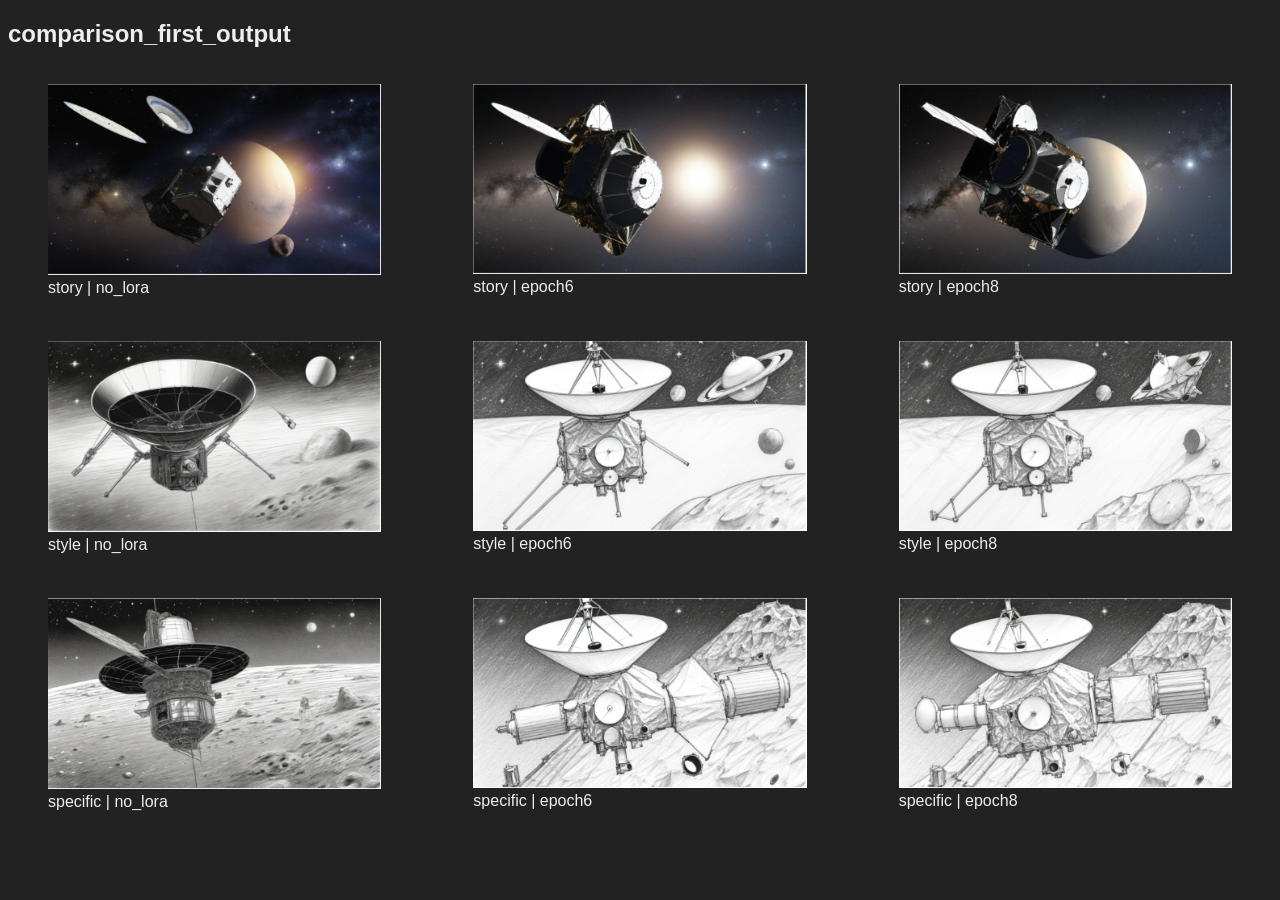
<file: gallery/index.html>
<!doctype html><meta charset=utf-8><title>Gallery</title><style>body{font-family:sans-serif;background:#222;color:#eee}.g{display:grid;grid-template-columns:repeat(3,1fr);gap:12px}img{width:100%}</style><h2>comparison_first_output</h2><div class=g><figure><img src="story_no_lora.png"><figcaption>story | no_lora</figcaption></figure><figure><img src="story_epoch6.png"><figcaption>story | epoch6</figcaption></figure><figure><img src="story_epoch8.png"><figcaption>story | epoch8</figcaption></figure><figure><img src="style_no_lora.png"><figcaption>style | no_lora</figcaption></figure><figure><img src="style_epoch6.png"><figcaption>style | epoch6</figcaption></figure><figure><img src="style_epoch8.png"><figcaption>style | epoch8</figcaption></figure><figure><img src="specific_no_lora.png"><figcaption>specific | no_lora</figcaption></figure><figure><img src="specific_epoch6.png"><figcaption>specific | epoch6</figcaption></figure><figure><img src="specific_epoch8.png"><figcaption>specific | epoch8</figcaption></figure></div>
</file>
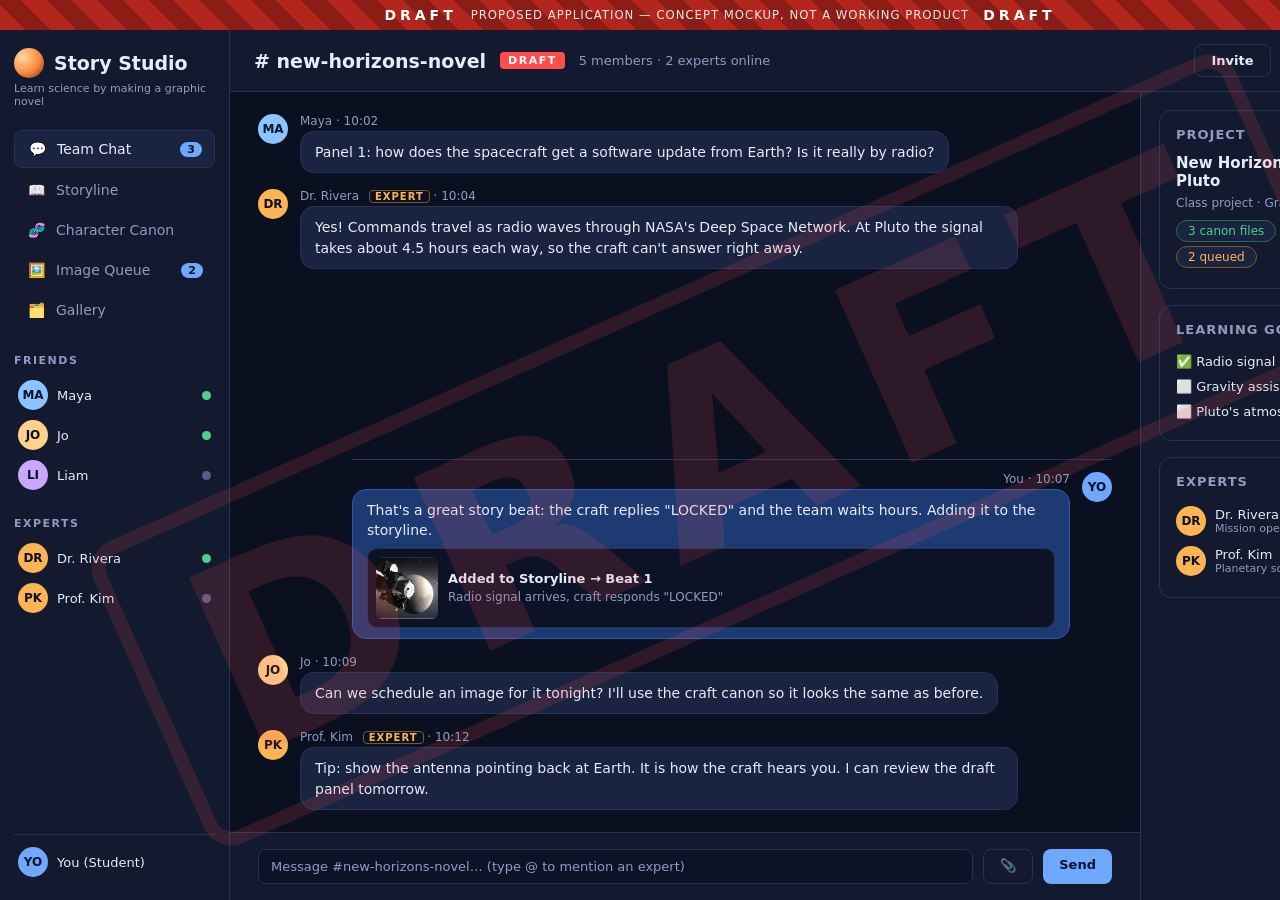
<file: mockups/01_chat.html>
<!doctype html>
<html><head><meta charset="utf-8"><title>DRAFT – Chat</title><link rel="stylesheet" href="style.css">
<style>
.chat { flex: 1; display: flex; flex-direction: column; min-width: 0; }
.msgs { flex: 1; padding: 22px 28px; overflow: hidden; display: flex; flex-direction: column; gap: 16px; }
.m { display: flex; gap: 12px; max-width: 760px; }
.m.me { align-self: flex-end; flex-direction: row-reverse; }
.bub { background: var(--panel2); border: 1px solid var(--line); border-radius: 14px; padding: 10px 14px; font-size: 14px; line-height: 1.45; }
.m.me .bub { background: #1d3a73; border-color: #2c5bb0; }
.nm { font-size: 12px; color: var(--muted); margin-bottom: 3px; }
.share { margin-top: 8px; display: flex; gap: 10px; background: #0d1327; border: 1px solid var(--line); border-radius: 10px; padding: 8px; align-items: center; }
.share img { width: 62px; height: 62px; object-fit: cover; border-radius: 6px; }
.share div { font-size: 12px; color: var(--muted); }
.share b { color: var(--text); display: block; font-size: 13px; }
.composer { padding: 16px 28px; border-top: 1px solid var(--line); display: flex; gap: 10px; background: var(--panel); }
.composer .input { flex: 1; }
.rail { width: 300px; border-left: 1px solid var(--line); padding: 18px; background: var(--panel); display: flex; flex-direction: column; gap: 16px; }
.mem { display: flex; align-items: center; gap: 9px; font-size: 13px; padding: 5px 0; }
.mem small { color: var(--muted); display: block; font-size: 11px; }
</style></head>
<body>
<div class="draft-banner">DRAFT <small>PROPOSED APPLICATION &mdash; CONCEPT MOCKUP, NOT A WORKING PRODUCT</small> DRAFT</div>
<div class="watermark"><span>DRAFT</span></div>
<div class="app">
  <aside class="side">
    <div class="logo"><i></i>Story Studio</div>
    <div class="tagline">Learn science by making a graphic novel</div>
    <nav class="nav">
      <a class="on"><b>💬</b>Team Chat<span class="badge">3</span></a>
      <a><b>📖</b>Storyline</a>
      <a><b>🧬</b>Character Canon</a>
      <a><b>🖼️</b>Image Queue<span class="badge">2</span></a>
      <a><b>🗂️</b>Gallery</a>
    </nav>
    <h4>FRIENDS</h4>
    <div class="who"><span class="av" style="background:#8bc4ff">MA</span>Maya<span class="dot" style="margin-left:auto"></span></div>
    <div class="who"><span class="av" style="background:#ffd28b">JO</span>Jo<span class="dot" style="margin-left:auto"></span></div>
    <div class="who"><span class="av" style="background:#c9a7ff">LI</span>Liam<span class="dot off" style="margin-left:auto"></span></div>
    <h4>EXPERTS</h4>
    <div class="who"><span class="av" style="background:#ffb454">DR</span>Dr. Rivera<span class="dot" style="margin-left:auto"></span></div>
    <div class="who"><span class="av" style="background:#ffb454">PK</span>Prof. Kim<span class="dot off" style="margin-left:auto"></span></div>
    <div class="who me"><span class="av" style="background:#6ea8ff">YO</span>You (Student)</div>
  </aside>

  <section class="main">
    <div class="top">
      <h1># new-horizons-novel</h1><span class="draft-tag">DRAFT</span>
      <span class="sub">5 members &middot; 2 experts online</span>
      <div class="right"><span class="btn ghost">Invite</span><span class="btn ghost">Ask an expert</span></div>
    </div>
    <div class="content">
      <div class="chat">
        <div class="msgs">
          <div class="m"><span class="av" style="background:#8bc4ff">MA</span><div><div class="nm">Maya &middot; 10:02</div><div class="bub">Panel 1: how does the spacecraft get a software update from Earth? Is it really by radio?</div></div></div>
          <div class="m"><span class="av" style="background:#ffb454">DR</span><div><div class="nm">Dr. Rivera <span class="expert">EXPERT</span> &middot; 10:04</div><div class="bub">Yes! Commands travel as radio waves through NASA's Deep Space Network. At Pluto the signal takes about 4.5 hours each way, so the craft can't answer right away.</div></div></div>
          <div class="m me"><span class="av" style="background:#6ea8ff">YO</span><div><div class="nm" style="text-align:right">You &middot; 10:07</div><div class="bub">That's a great story beat: the craft replies "LOCKED" and the team waits hours. Adding it to the storyline.
            <div class="share"><img src="../gallery/story_epoch8.png"><div><b>Added to Storyline &rarr; Beat 1</b>Radio signal arrives, craft responds "LOCKED"</div></div></div></div></div>
          <div class="m"><span class="av" style="background:#ffd28b">JO</span><div><div class="nm">Jo &middot; 10:09</div><div class="bub">Can we schedule an image for it tonight? I'll use the craft canon so it looks the same as before.</div></div></div>
          <div class="m"><span class="av" style="background:#ffb454">PK</span><div><div class="nm">Prof. Kim <span class="expert">EXPERT</span> &middot; 10:12</div><div class="bub">Tip: show the antenna pointing back at Earth. It is how the craft hears you. I can review the draft panel tomorrow.</div></div></div>
        </div>
        <div class="composer"><span class="input" style="flex:1;color:var(--muted)">Message #new-horizons-novel&hellip;  (type @ to mention an expert)</span><span class="btn ghost">📎</span><span class="btn">Send</span></div>
      </div>
      <aside class="rail">
        <div class="card"><h3>Project</h3>
          <div style="font-size:15px;font-weight:700">New Horizons: Mission to Pluto</div>
          <div style="color:var(--muted);font-size:12px;margin:6px 0 10px">Class project &middot; Grade 8 Science</div>
          <span class="chip ok">3 canon files</span><span class="chip blue">6 beats</span><span class="chip warn">2 queued</span></div>
        <div class="card"><h3>Learning goals</h3>
          <div class="mem">✅ Radio signal delay</div>
          <div class="mem">⬜ Gravity assists</div>
          <div class="mem">⬜ Pluto's atmosphere</div></div>
        <div class="card"><h3>Experts</h3>
          <div class="mem"><span class="av" style="background:#ffb454">DR</span><div>Dr. Rivera<small>Mission operations</small></div></div>
          <div class="mem"><span class="av" style="background:#ffb454">PK</span><div>Prof. Kim<small>Planetary science</small></div></div></div>
      </aside>
    </div>
  </section>
</div>
</body></html>
</file>
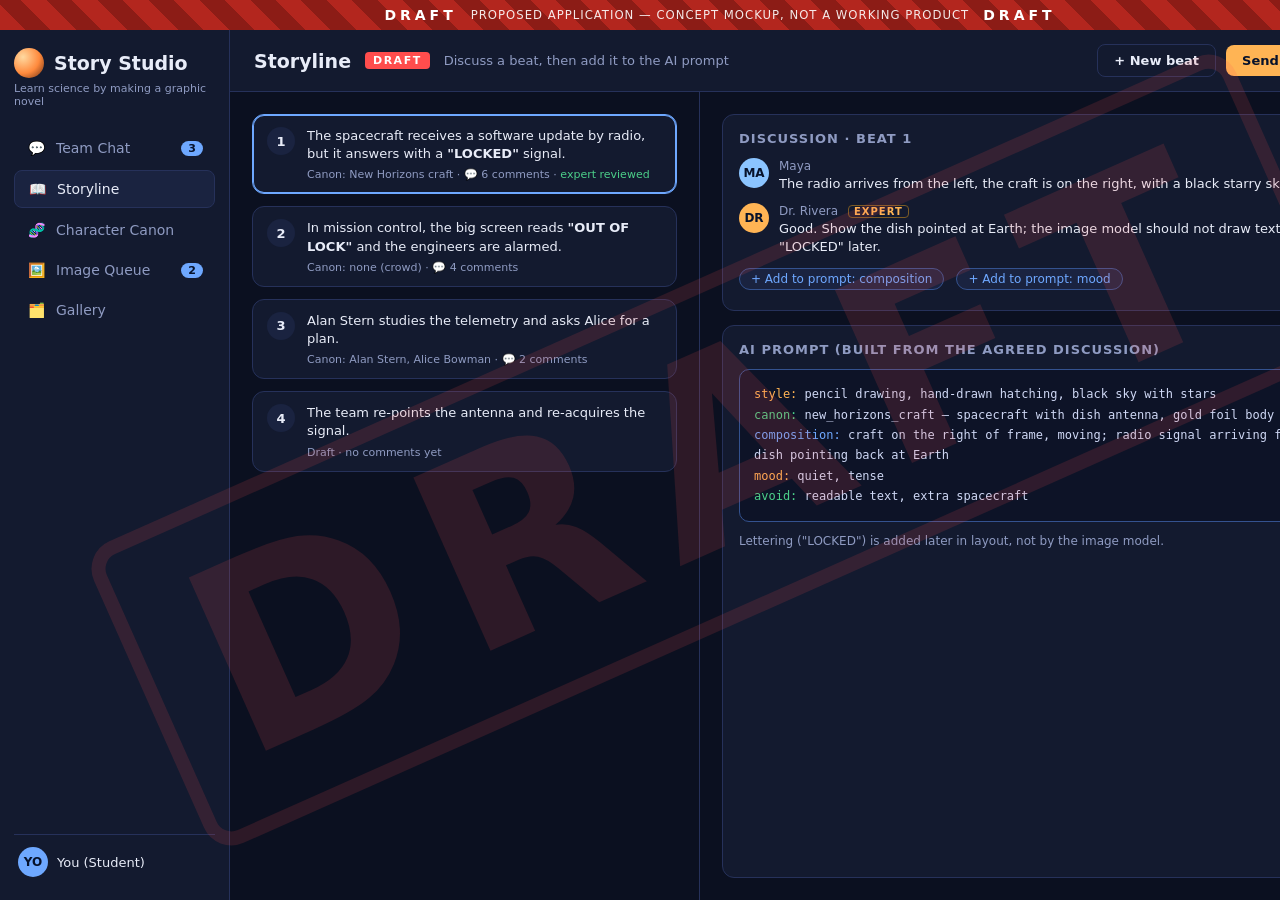
<file: mockups/02_storyline.html>
<!doctype html>
<html><head><meta charset="utf-8"><title>DRAFT – Storyline</title><link rel="stylesheet" href="style.css">
<style>
.col { padding: 22px; overflow: hidden; }
.beats { width: 470px; border-right: 1px solid var(--line); display: flex; flex-direction: column; gap: 12px; }
.beat { background: var(--panel); border: 1px solid var(--line); border-radius: 12px; padding: 12px 14px; display: flex; gap: 12px; }
.beat.on { border-color: var(--accent); box-shadow: 0 0 0 1px var(--accent) inset; }
.beat .n { width: 28px; height: 28px; border-radius: 50%; background: var(--panel2); display: flex; align-items: center; justify-content: center; font-weight: 800; font-size: 13px; flex: none; }
.beat p { font-size: 13px; line-height: 1.4; }
.beat small { color: var(--muted); font-size: 11px; display: block; margin-top: 5px; }
.disc { flex: 1; display: flex; flex-direction: column; gap: 14px; min-width: 0; }
.cm { display: flex; gap: 10px; font-size: 13px; line-height: 1.4; }
.cm b { display: block; font-size: 12px; color: var(--muted); font-weight: 500; }
.prompt { background: #0d1327; border: 1px solid #34528f; border-radius: 10px; padding: 14px; font-family: "DejaVu Sans Mono", monospace; font-size: 12px; line-height: 1.7; color: #cfd8f5; }
.prompt .t1 { color: var(--accent2); } .prompt .t2 { color: var(--ok); } .prompt .t3 { color: var(--accent); }
.vote { margin-left: auto; font-size: 12px; color: var(--muted); }
</style></head>
<body>
<div class="draft-banner">DRAFT <small>PROPOSED APPLICATION &mdash; CONCEPT MOCKUP, NOT A WORKING PRODUCT</small> DRAFT</div>
<div class="watermark"><span>DRAFT</span></div>
<div class="app">
  <aside class="side">
    <div class="logo"><i></i>Story Studio</div>
    <div class="tagline">Learn science by making a graphic novel</div>
    <nav class="nav">
      <a><b>💬</b>Team Chat<span class="badge">3</span></a>
      <a class="on"><b>📖</b>Storyline</a>
      <a><b>🧬</b>Character Canon</a>
      <a><b>🖼️</b>Image Queue<span class="badge">2</span></a>
      <a><b>🗂️</b>Gallery</a>
    </nav>
    <div class="who me"><span class="av" style="background:#6ea8ff">YO</span>You (Student)</div>
  </aside>
  <section class="main">
    <div class="top"><h1>Storyline</h1><span class="draft-tag">DRAFT</span><span class="sub">Discuss a beat, then add it to the AI prompt</span>
      <div class="right"><span class="btn ghost">+ New beat</span><span class="btn amber">Send to Image Queue</span></div></div>
    <div class="content">
      <div class="col beats">
        <div class="beat on"><span class="n">1</span><div><p>The spacecraft receives a software update by radio, but it answers with a <b>"LOCKED"</b> signal.</p><small>Canon: New Horizons craft &middot; 💬 6 comments &middot; <span style="color:var(--ok)">expert reviewed</span></small></div></div>
        <div class="beat"><span class="n">2</span><div><p>In mission control, the big screen reads <b>"OUT OF LOCK"</b> and the engineers are alarmed.</p><small>Canon: none (crowd) &middot; 💬 4 comments</small></div></div>
        <div class="beat"><span class="n">3</span><div><p>Alan Stern studies the telemetry and asks Alice for a plan.</p><small>Canon: Alan Stern, Alice Bowman &middot; 💬 2 comments</small></div></div>
        <div class="beat"><span class="n">4</span><div><p>The team re-points the antenna and re-acquires the signal.</p><small>Draft &middot; no comments yet</small></div></div>
      </div>
      <div class="col disc">
        <div class="card"><h3>Discussion &middot; Beat 1</h3>
          <div class="cm"><span class="av" style="background:#8bc4ff">MA</span><div><b>Maya</b>The radio arrives from the left, the craft is on the right, with a black starry sky.</div><span class="vote">👍 3</span></div>
          <div class="cm" style="margin-top:10px"><span class="av" style="background:#ffb454">DR</span><div><b>Dr. Rivera <span class="expert">EXPERT</span></b>Good. Show the dish pointed at Earth; the image model should not draw text, so we add "LOCKED" later.</div><span class="vote">👍 5</span></div>
          <div style="margin-top:12px;display:flex;gap:8px"><span class="chip blue">+ Add to prompt: composition</span><span class="chip blue">+ Add to prompt: mood</span></div></div>
        <div class="card" style="flex:1"><h3>AI prompt (built from the agreed discussion)</h3>
          <div class="prompt"><span class="t1">style:</span> pencil drawing, hand-drawn hatching, black sky with stars<br>
            <span class="t2">canon:</span> new_horizons_craft &mdash; spacecraft with dish antenna, gold foil body<br>
            <span class="t3">composition:</span> craft on the right of frame, moving; radio signal arriving from the left; dish pointing back at Earth<br>
            <span class="t1">mood:</span> quiet, tense<br>
            <span class="t2">avoid:</span> readable text, extra spacecraft</div>
          <div style="margin-top:12px;color:var(--muted);font-size:12px">Lettering ("LOCKED") is added later in layout, not by the image model.</div></div>
      </div>
    </div>
  </section>
</div>
</body></html>
</file>
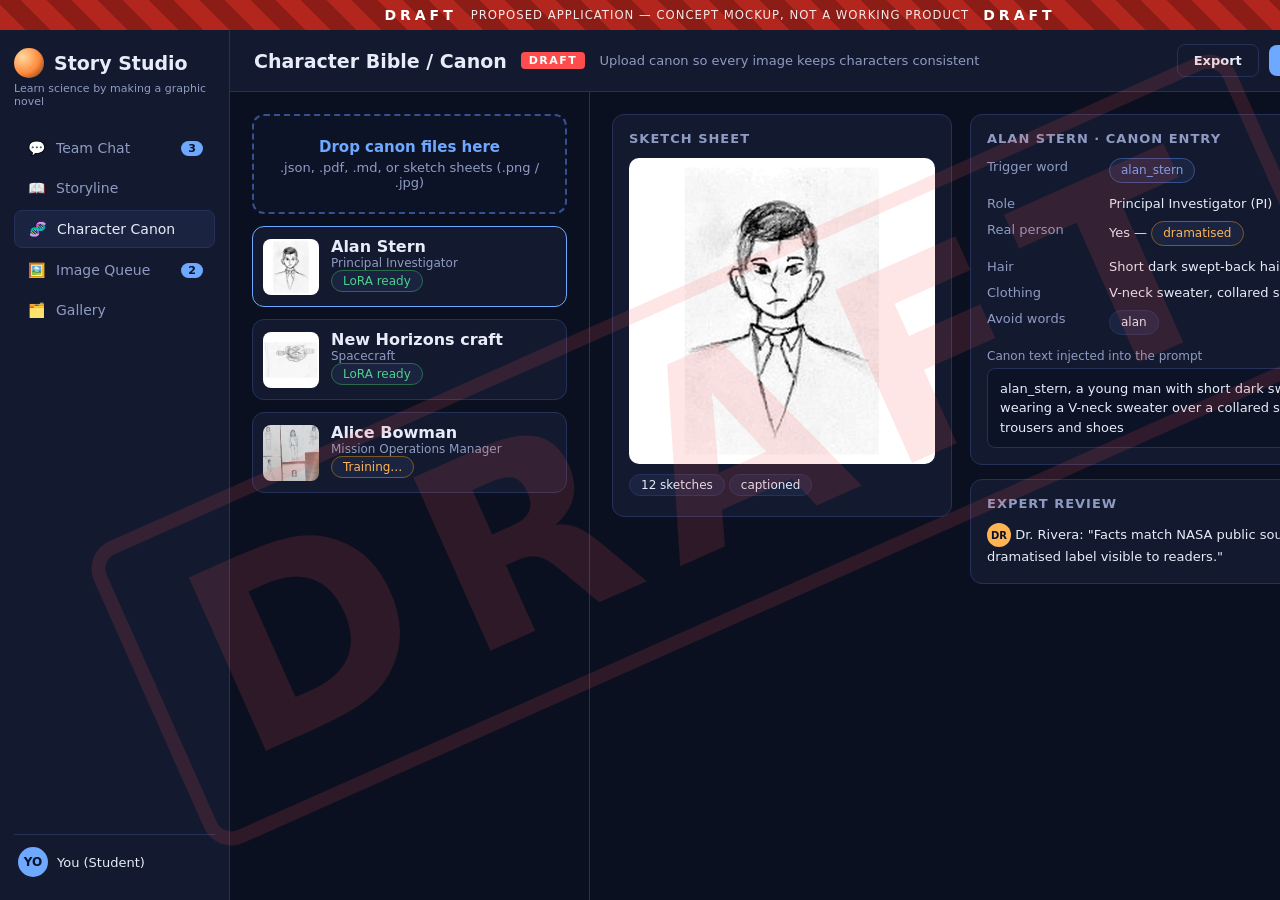
<file: mockups/03_canon.html>
<!doctype html>
<html><head><meta charset="utf-8"><title>DRAFT – Character Canon</title><link rel="stylesheet" href="style.css">
<style>
.col { padding: 22px; }
.list { width: 360px; border-right: 1px solid var(--line); display: flex; flex-direction: column; gap: 12px; }
.drop { border: 2px dashed #34528f; border-radius: 12px; padding: 22px; text-align: center; color: var(--muted); font-size: 13px; background: #0d1327; }
.drop b { color: var(--accent); font-size: 15px; display: block; margin-bottom: 4px; }
.char { display: flex; gap: 12px; background: var(--panel); border: 1px solid var(--line); border-radius: 12px; padding: 10px; align-items: center; }
.char.on { border-color: var(--accent); }
.char img { width: 56px; height: 56px; border-radius: 8px; object-fit: cover; background: #fff; }
.char small { color: var(--muted); font-size: 12px; display: block; }
.detail { flex: 1; display: flex; gap: 18px; min-width: 0; }
.sheet { width: 340px; align-self: flex-start; }
.sheet img { width: 100%; border-radius: 10px; background: #fff; display: block; }
.kv { display: grid; grid-template-columns: 110px 1fr; gap: 8px 12px; font-size: 13px; line-height: 1.4; }
.kv dt { color: var(--muted); }
.canon-text { background: #0d1327; border: 1px solid var(--line); border-radius: 8px; padding: 10px 12px; font-size: 13px; line-height: 1.5; margin-top: 4px; }
</style></head>
<body>
<div class="draft-banner">DRAFT <small>PROPOSED APPLICATION &mdash; CONCEPT MOCKUP, NOT A WORKING PRODUCT</small> DRAFT</div>
<div class="watermark"><span>DRAFT</span></div>
<div class="app">
  <aside class="side">
    <div class="logo"><i></i>Story Studio</div>
    <div class="tagline">Learn science by making a graphic novel</div>
    <nav class="nav">
      <a><b>💬</b>Team Chat<span class="badge">3</span></a>
      <a><b>📖</b>Storyline</a>
      <a class="on"><b>🧬</b>Character Canon</a>
      <a><b>🖼️</b>Image Queue<span class="badge">2</span></a>
      <a><b>🗂️</b>Gallery</a>
    </nav>
    <div class="who me"><span class="av" style="background:#6ea8ff">YO</span>You (Student)</div>
  </aside>
  <section class="main">
    <div class="top"><h1>Character Bible / Canon</h1><span class="draft-tag">DRAFT</span><span class="sub">Upload canon so every image keeps characters consistent</span>
      <div class="right"><span class="btn ghost">Export</span><span class="btn">⬆ Upload canon</span></div></div>
    <div class="content">
      <div class="col list">
        <div class="drop"><b>Drop canon files here</b>.json, .pdf, .md, or sketch sheets (.png / .jpg)</div>
        <div class="char on"><img src="../sketches_alan/sketch_1_1024.png"><div><b>Alan Stern</b><small>Principal Investigator</small><span class="chip ok">LoRA ready</span></div></div>
        <div class="char"><img src="../sketches_craft/sketch_1_1024.png"><div><b>New Horizons craft</b><small>Spacecraft</small><span class="chip ok">LoRA ready</span></div></div>
        <div class="char"><img src="../mission_operatations_manager.jpeg"><div><b>Alice Bowman</b><small>Mission Operations Manager</small><span class="chip warn">Training…</span></div></div>
      </div>
      <div class="col detail">
        <div class="sheet card"><h3>Sketch sheet</h3><img src="../sketches_alan/sketch_1_1024.png"><div style="margin-top:10px"><span class="chip">12 sketches</span><span class="chip">captioned</span></div></div>
        <div style="flex:1;display:flex;flex-direction:column;gap:14px">
          <div class="card"><h3>Alan Stern &middot; canon entry</h3>
            <dl class="kv">
              <dt>Trigger word</dt><dd><span class="chip blue">alan_stern</span></dd>
              <dt>Role</dt><dd>Principal Investigator (PI)</dd>
              <dt>Real person</dt><dd>Yes &mdash; <span class="chip warn">dramatised</span></dd>
              <dt>Hair</dt><dd>Short dark swept-back hair, dense hatching</dd>
              <dt>Clothing</dt><dd>V-neck sweater, collared shirt and tie</dd>
              <dt>Avoid words</dt><dd><span class="chip">alan</span></dd>
            </dl>
            <label class="f">Canon text injected into the prompt</label>
            <div class="canon-text">alan_stern, a young man with short dark swept-back hair, wearing a V-neck sweater over a collared shirt and tie, trousers and shoes</div></div>
          <div class="card"><h3>Expert review</h3><div style="font-size:13px;line-height:1.5"><span class="av" style="background:#ffb454;width:24px;height:24px;font-size:10px">DR</span> Dr. Rivera: "Facts match NASA public sources. Keep the dramatised label visible to readers."</div></div>
        </div>
      </div>
    </div>
  </section>
</div>
</body></html>
</file>
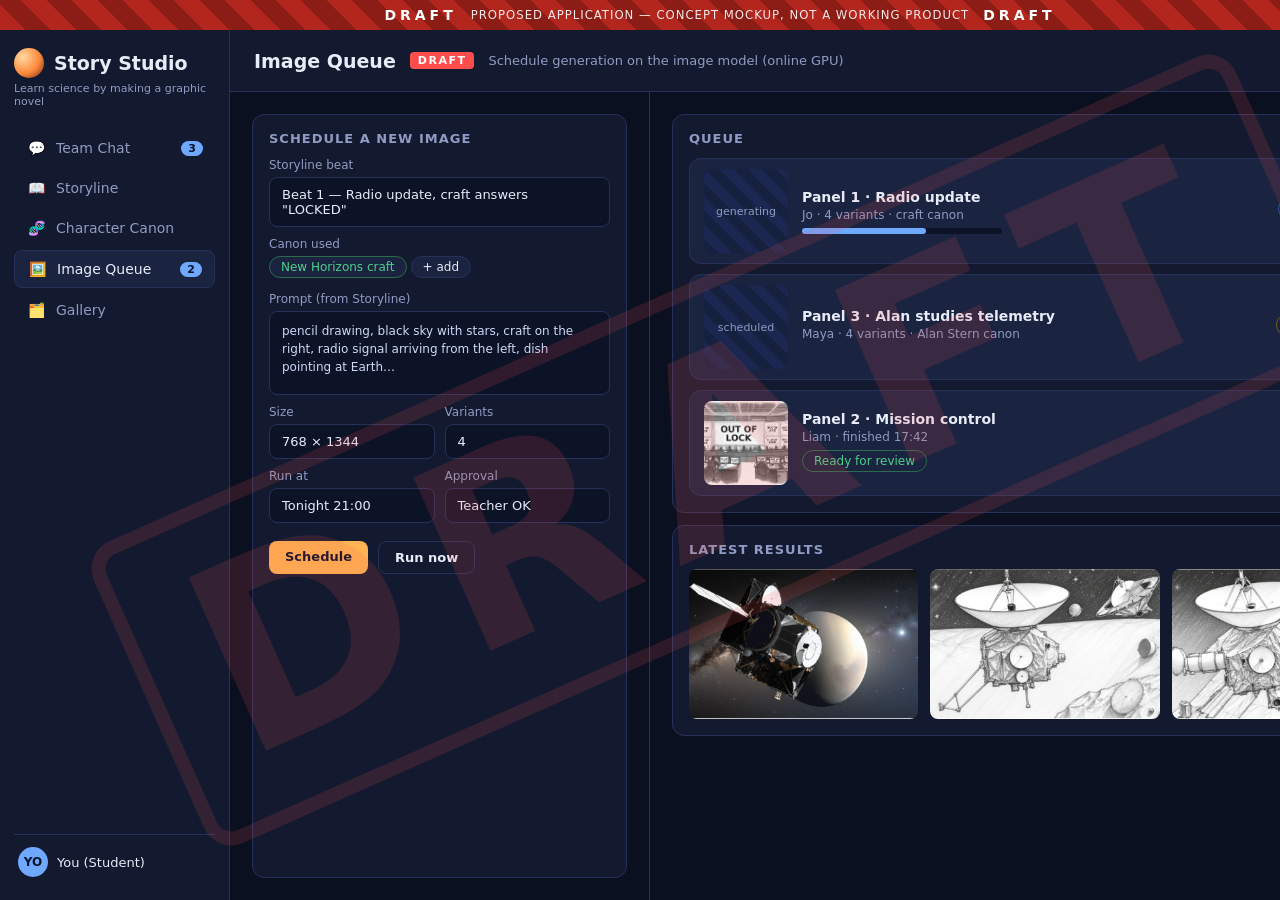
<file: mockups/04_image_queue.html>
<!doctype html>
<html><head><meta charset="utf-8"><title>DRAFT – Image Queue</title><link rel="stylesheet" href="style.css">
<style>
.col { padding: 22px; }
.form { width: 420px; border-right: 1px solid var(--line); display: flex; flex-direction: column; }
.row { display: flex; gap: 10px; }
.row > * { flex: 1; }
.prev { background: #0d1327; border: 1px solid var(--line); border-radius: 8px; padding: 10px 12px; font-size: 12px; line-height: 1.5; color: #cfd8f5; min-height: 84px; }
.q { flex: 1; display: flex; flex-direction: column; gap: 12px; min-width: 0; }
.job { display: flex; gap: 14px; align-items: center; background: var(--panel2); border: 1px solid var(--line); border-radius: 12px; padding: 10px 14px; }
.job img { width: 84px; height: 84px; border-radius: 8px; object-fit: cover; background: #0d1327; flex: none; }
.job .ph { width: 84px; height: 84px; border-radius: 8px; background: repeating-linear-gradient(45deg,#16203f,#16203f 10px,#1b2750 10px,#1b2750 20px); flex: none; display:flex;align-items:center;justify-content:center;color:var(--muted);font-size:11px; }
.job h5 { font-size: 14px; } .job small { color: var(--muted); font-size: 12px; display: block; margin: 3px 0 6px; }
.bar { height: 6px; background: #0d1327; border-radius: 3px; width: 200px; } .bar i { display: block; height: 100%; border-radius: 3px; background: var(--accent); }
.job .st { margin-left: auto; text-align: right; font-size: 12px; color: var(--muted); }
.grid { display: grid; grid-template-columns: repeat(3, 1fr); gap: 12px; }
.grid img { width: 100%; height: 150px; object-fit: cover; border-radius: 8px; display: block; }
</style></head>
<body>
<div class="draft-banner">DRAFT <small>PROPOSED APPLICATION &mdash; CONCEPT MOCKUP, NOT A WORKING PRODUCT</small> DRAFT</div>
<div class="watermark"><span>DRAFT</span></div>
<div class="app">
  <aside class="side">
    <div class="logo"><i></i>Story Studio</div>
    <div class="tagline">Learn science by making a graphic novel</div>
    <nav class="nav">
      <a><b>💬</b>Team Chat<span class="badge">3</span></a>
      <a><b>📖</b>Storyline</a>
      <a><b>🧬</b>Character Canon</a>
      <a class="on"><b>🖼️</b>Image Queue<span class="badge">2</span></a>
      <a><b>🗂️</b>Gallery</a>
    </nav>
    <div class="who me"><span class="av" style="background:#6ea8ff">YO</span>You (Student)</div>
  </aside>
  <section class="main">
    <div class="top"><h1>Image Queue</h1><span class="draft-tag">DRAFT</span><span class="sub">Schedule generation on the image model (online GPU)</span>
      <div class="right"><span class="chip ok" style="margin:0">GPU: connected</span></div></div>
    <div class="content">
      <div class="col form">
        <div class="card" style="flex:1">
          <h3>Schedule a new image</h3>
          <label class="f" style="margin-top:0">Storyline beat</label><div class="input">Beat 1 &mdash; Radio update, craft answers "LOCKED"</div>
          <label class="f">Canon used</label><div><span class="chip ok">New Horizons craft</span><span class="chip">+ add</span></div>
          <label class="f">Prompt (from Storyline)</label>
          <div class="prev">pencil drawing, black sky with stars, craft on the right, radio signal arriving from the left, dish pointing at Earth&hellip;</div>
          <div class="row"><div><label class="f">Size</label><div class="input">768 × 1344</div></div><div><label class="f">Variants</label><div class="input">4</div></div></div>
          <div class="row"><div><label class="f">Run at</label><div class="input">Tonight 21:00</div></div><div><label class="f">Approval</label><div class="input">Teacher OK</div></div></div>
          <div style="margin-top:18px;display:flex;gap:10px"><span class="btn amber">Schedule</span><span class="btn ghost">Run now</span></div>
        </div>
      </div>
      <div class="col q">
        <div class="card"><h3>Queue</h3>
          <div style="display:flex;flex-direction:column;gap:10px">
            <div class="job"><div class="ph">generating</div><div><h5>Panel 1 &middot; Radio update</h5><small>Jo &middot; 4 variants &middot; craft canon</small><div class="bar"><i style="width:62%"></i></div></div><div class="st"><span class="chip blue">Running 62%</span></div></div>
            <div class="job"><div class="ph">scheduled</div><div><h5>Panel 3 &middot; Alan studies telemetry</h5><small>Maya &middot; 4 variants &middot; Alan Stern canon</small></div><div class="st"><span class="chip warn">Tonight 21:00</span></div></div>
            <div class="job"><img src="../panels/panel_003_lettered.png"><div><h5>Panel 2 &middot; Mission control</h5><small>Liam &middot; finished 17:42</small><span class="chip ok">Ready for review</span></div><div class="st"><span class="btn ghost">Review</span></div></div>
          </div></div>
        <div class="card"><h3>Latest results</h3>
          <div class="grid"><img src="../gallery/story_epoch8.png"><img src="../gallery/style_epoch8.png"><img src="../gallery/specific_epoch8.png"></div></div>
      </div>
    </div>
  </section>
</div>
</body></html>
</file>
<file: mockups/style.css>
* { box-sizing: border-box; margin: 0; padding: 0; }
:root {
  --bg: #0b1020; --panel: #131a2f; --panel2: #1a2340; --line: #26315a;
  --text: #e8ecf8; --muted: #8f9bc2; --accent: #6ea8ff; --accent2: #ffb454;
  --ok: #4cd08a; --warn: #ffb454; --draft: #ff4d4d;
}
body {
  font-family: "Segoe UI", "DejaVu Sans", Arial, sans-serif;
  background: var(--bg); color: var(--text);
  width: 1440px; height: 900px; overflow: hidden; position: relative;
}

/* DRAFT markings */
.draft-banner {
  position: absolute; top: 0; left: 0; right: 0; height: 30px; z-index: 50;
  background: repeating-linear-gradient(45deg, #b3261e, #b3261e 18px, #8c1c16 18px, #8c1c16 36px);
  color: #fff; font-weight: 800; letter-spacing: 4px; font-size: 14px;
  display: flex; align-items: center; justify-content: center; gap: 14px;
}
.draft-banner small { font-weight: 500; letter-spacing: 1px; opacity: .9; }
.watermark {
  position: absolute; inset: 0; z-index: 40; pointer-events: none;
  display: flex; align-items: center; justify-content: center;
}
.watermark span {
  font-size: 260px; font-weight: 900; letter-spacing: 30px;
  color: rgba(255, 77, 77, .14); transform: rotate(-24deg);
  border: 14px solid rgba(255, 77, 77, .14); padding: 0 50px; border-radius: 30px;
}
.draft-tag {
  background: var(--draft); color: #fff; font-size: 11px; font-weight: 800;
  padding: 2px 8px; border-radius: 4px; letter-spacing: 1.5px;
}

.app { position: absolute; top: 30px; left: 0; right: 0; bottom: 0; display: flex; }

/* sidebar */
.side { width: 230px; background: var(--panel); border-right: 1px solid var(--line); padding: 18px 14px; display: flex; flex-direction: column; }
.logo { font-weight: 800; font-size: 19px; display: flex; align-items: center; gap: 10px; margin-bottom: 4px; }
.logo i { width: 30px; height: 30px; border-radius: 50%; background: radial-gradient(circle at 30% 30%, #ffd9a0, #ff8a3d 55%, #6a2d12); display: inline-block; }
.tagline { color: var(--muted); font-size: 11px; margin-bottom: 22px; }
.nav a { display: flex; align-items: center; gap: 10px; padding: 10px 12px; border-radius: 8px; color: var(--muted); font-size: 14px; margin-bottom: 4px; }
.nav a.on { background: var(--panel2); color: var(--text); border: 1px solid var(--line); }
.nav a b { width: 20px; text-align: center; }
.nav .badge { margin-left: auto; background: var(--accent); color: #07122b; font-size: 11px; font-weight: 700; padding: 1px 7px; border-radius: 10px; }
.side h4 { margin: 22px 0 8px; font-size: 11px; color: var(--muted); letter-spacing: 1.5px; }
.who { display: flex; align-items: center; gap: 9px; font-size: 13px; padding: 5px 4px; }
.dot { width: 9px; height: 9px; border-radius: 50%; background: var(--ok); }
.dot.off { background: #55608a; }
.av { width: 30px; height: 30px; border-radius: 50%; display: inline-flex; align-items: center; justify-content: center; font-size: 12px; font-weight: 700; color: #07122b; flex: none; }
.me { margin-top: auto; border-top: 1px solid var(--line); padding-top: 12px; }

/* main */
.main { flex: 1; display: flex; flex-direction: column; min-width: 0; }
.top { height: 62px; border-bottom: 1px solid var(--line); display: flex; align-items: center; padding: 0 24px; gap: 14px; background: var(--panel); }
.top h1 { font-size: 19px; }
.top .sub { color: var(--muted); font-size: 13px; }
.top .right { margin-left: auto; display: flex; gap: 10px; align-items: center; }
.btn { background: var(--accent); color: #07122b; border: 0; padding: 8px 16px; border-radius: 8px; font-weight: 700; font-size: 13px; display: inline-block; }
.btn.ghost { background: transparent; color: var(--text); border: 1px solid var(--line); }
.btn.amber { background: var(--accent2); }
.content { flex: 1; display: flex; min-height: 0; }
.card { background: var(--panel); border: 1px solid var(--line); border-radius: 12px; padding: 16px; }
.card h3 { font-size: 13px; letter-spacing: 1px; color: var(--muted); margin-bottom: 12px; text-transform: uppercase; }
.chip { display: inline-block; background: var(--panel2); border: 1px solid var(--line); border-radius: 14px; padding: 3px 11px; font-size: 12px; margin: 0 4px 4px 0; }
.chip.ok { color: var(--ok); border-color: #2a6b4b; }
.chip.warn { color: var(--warn); border-color: #7a5a24; }
.chip.blue { color: var(--accent); border-color: #34528f; }
label.f { display: block; font-size: 12px; color: var(--muted); margin: 10px 0 5px; }
.input { background: #0d1327; border: 1px solid var(--line); border-radius: 8px; padding: 9px 12px; font-size: 13px; color: var(--text); }
.expert { color: var(--accent2); font-size: 10px; font-weight: 800; letter-spacing: 1px; border: 1px solid #7a5a24; border-radius: 4px; padding: 0 5px; margin-left: 6px; }
</file>
